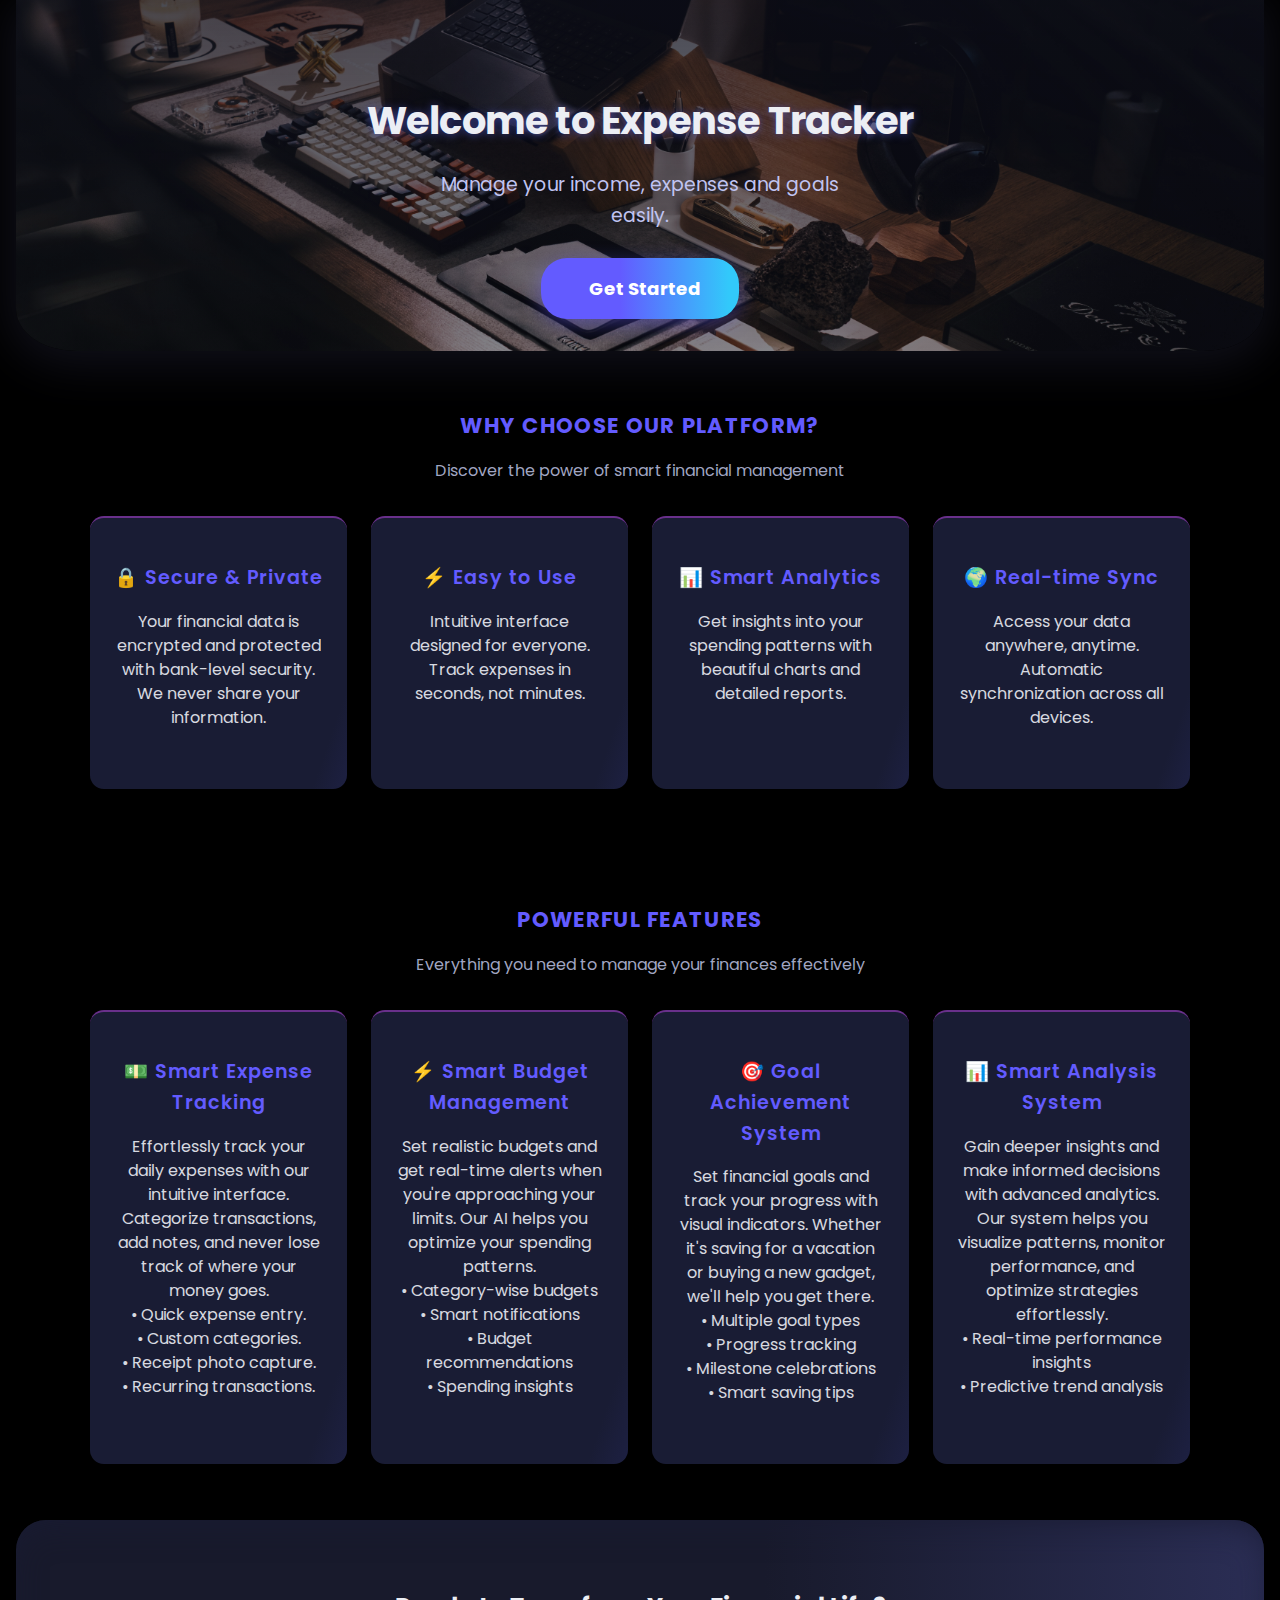
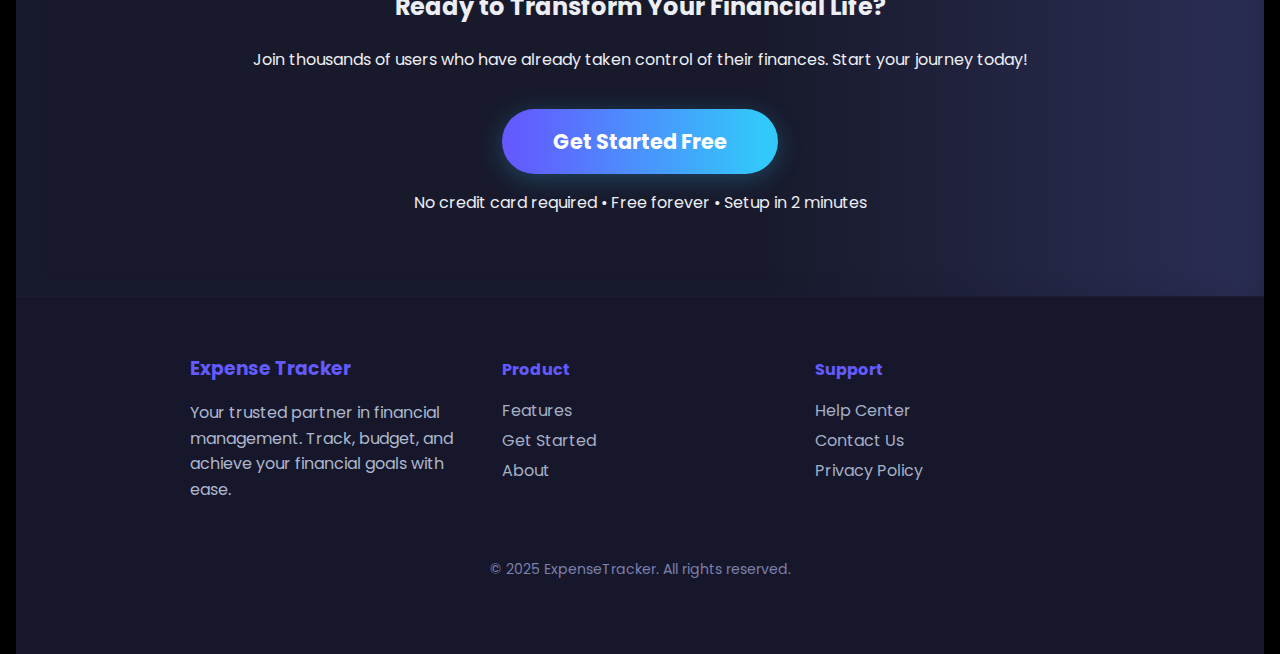
<file: index.html>
<!DOCTYPE html>
<html lang="en">
<head>
  <meta charset="UTF-8" />
  <meta name="viewport" content="width=device-width, initial-scale=1.0" />
  <title>Welcome - Expense Tracker</title>
  <link rel="preconnect" href="https://fonts.googleapis.com">
  <link rel="preconnect" href="https://fonts.gstatic.com" crossorigin>
  <link href="https://fonts.googleapis.com/css2?family=Poppins:wght@400;600&display=swap" rel="stylesheet">
  <link rel="stylesheet" href="css/index.css"/>
</head>
<body class="index-page">
  
  <header class="index-hero">
  <div class="index-overlay">
    <h1>Welcome to Expense Tracker</h1>
    <p>Manage your income, expenses and goals easily.</p>
    <a href="login_register.html" class="hero-btn">
      <i class="fas fa-rocket"></i>
      Get Started 
    </a>
  </div>
</header>

<section class="info-section">
    <h2>Why Choose Our Platform?</h2>
    <p>Discover the power of smart financial management</p>
    <div class="info-cards">
      <div class="card">
        <h3>🔒 Secure & Private</h3>
        <p>Your financial data is encrypted and protected with bank-level security. We never share your information.</p>
      </div>
      <div class="card">
        <h3>⚡ Easy to Use</h3>
        <p>Intuitive interface designed for everyone. Track expenses in seconds, not minutes.</p>
      </div>
      <div class="card">
        <h3>📊 Smart Analytics</h3>
        <p>Get insights into your spending patterns with beautiful charts and detailed reports.</p>
      </div>
      <div class="card">
        <h3>🌍 Real-time Sync</h3>
        <p>Access your data anywhere, anytime. Automatic synchronization across all devices.</p>
      </div>
    </div>
  </section>

<section class="features-section">
    <h2>Powerful Features</h2>
    <p>Everything you need to manage your finances effectively</p>
    <div class="feature-list">
      <div class="feature">
        <h3>💵 Smart Expense Tracking</h3>
        <p>Effortlessly track your daily expenses with our intuitive interface. Categorize transactions, add notes, and never lose track of where your money goes.<br>
            • Quick expense entry.<br>
            • Custom categories.<br>
            • Receipt photo capture.<br>
            • Recurring transactions.
        </p>
      </div>
      <div class="feature">
        <h3>⚡ Smart Budget Management</h3>
        <p>Set realistic budgets and get real-time alerts when you're approaching your limits. Our AI helps you optimize your spending patterns.<br>
            • Category-wise budgets<br>
            • Smart notifications<br>
            • Budget recommendations<br>
            • Spending insights
        </p>
      </div>
      <div class="feature">
        <h3>🎯 Goal Achievement System</h3>
        <p>Set financial goals and track your progress with visual indicators. Whether it's saving for a vacation or buying a new gadget, we'll help you get there.
        <br>
        • Multiple goal types<br>
        • Progress tracking<br>
        • Milestone celebrations<br>
        • Smart saving tips</p>
      </div>
      
      <div class="feature">
        <h3>📊 Smart Analysis System</h3>
        <p>Gain deeper insights and make informed decisions with advanced analytics. Our system helps you visualize patterns, monitor performance, and optimize strategies effortlessly.
        <br>
        • Real-time performance insights<br>
        • Predictive trend analysis<br>
      </div>
    </div>
  </section>

  <section class="cta-section">
    <div class="container">
      <div class="cta-content">
        <h2>Ready to Transform Your Financial Life?</h2>
        <p>Join thousands of users who have already taken control of their finances. Start your journey today!</p>
        <div class="cta-buttons">
          <a href="index.html" class="btn-primary large">
            <i class="fas fa-rocket"></i>
            Get Started Free
          </a>
        </div>
        <p class="cta-note">No credit card required • Free forever • Setup in 2 minutes</p>
      </div>
    </div>
  </section>

  <footer class="footer">
    <div class="footer-container">
      <div class="footer-about">
        <h3>Expense Tracker</h3>
        <p>Your trusted partner in financial management. Track, budget, and achieve your financial goals with ease.</p>
      </div>
      <div class="footer-links">
        <h4>Product</h4>
        <ul>
          <li><a href="index.html">Features</a></li>
          <li><a href="index.html">Get Started</a></li>
          <li><a href="about.html">About</a></li>
        </ul>
      </div>
      <div class="footer-links">
        <h4>Support</h4>
        <ul>
          <li><a href="help.html">Help Center</a></li>
          <li><a href="mailto:jadhavsahil5410@gmail.com">Contact Us</a></li>
          <li><a href="policy.html">Privacy Policy</a></li>
        </ul>
      </div>
    </div>
    <p class="footer-bottom">© 2025 ExpenseTracker. All rights reserved.</p>
  </footer>

</body>
</html>
</file>
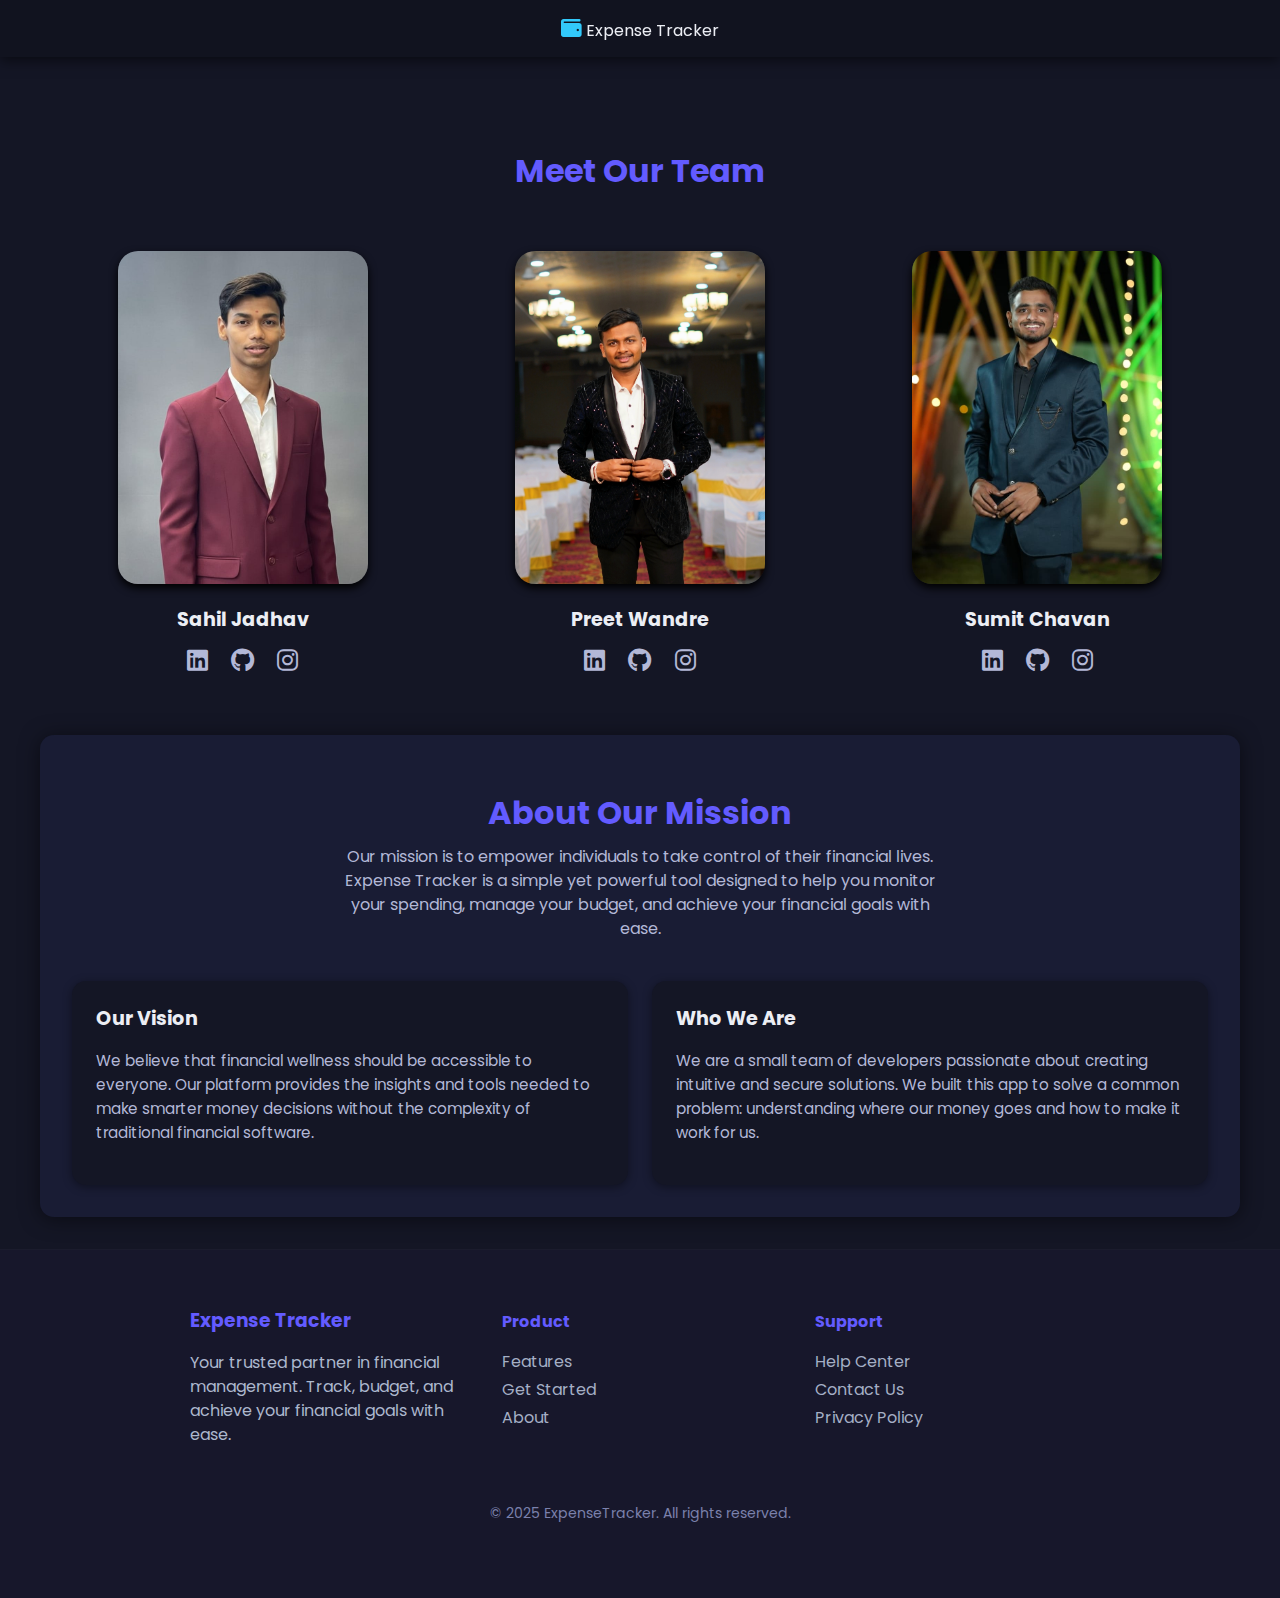
<file: about.html>
<!DOCTYPE html>
<html lang="en">
<head>
  <meta charset="UTF-8" />
  <meta name="viewport" content="width=device-width, initial-scale=1.0" />
  <title>About Us - Expense Tracker</title>
  <link rel="preconnect" href="https://fonts.googleapis.com">
  <link rel="preconnect" href="https://fonts.gstatic.com" crossorigin>
  <link rel="stylesheet" href="https://cdnjs.cloudflare.com/ajax/libs/font-awesome/6.0.0/css/all.min.css">
  <link href="https://fonts.googleapis.com/css2?family=Montserrat:wght@400;700&display=swap" rel="stylesheet">
  <link href="https://fonts.googleapis.com/css2?family=Open+Sans:wght@400;600&display=swap" rel="stylesheet">
  <link href="https://fonts.googleapis.com/css2?family=Poppins:wght@400;600&display=swap" rel="stylesheet">
  <link href="https://fonts.googleapis.com/css2?family=Roboto:wght@400;700&display=swap" rel="stylesheet">
  <link rel="stylesheet" href="https://cdn.jsdelivr.net/npm/bootstrap-icons@1.9.1/font/bootstrap-icons.css">
  <link rel="stylesheet" href="css/about.css" />

</head>
<body class="static-page-body">

  <header class="static-header">
    <a href="index.html" class="static-header-brand">
      <i class="fas fa-wallet"></i>
      <a> Expense Tracker</a>
  </header>


  <div class="static-container">
    <section class="team-section">
      <h2 class="team-title">Meet Our Team</h2>
      <div class="team-grid">

        <div class="team-member">
  <img src="images/ss.jpg" alt="Team Member 1" class="member-photo">
  <h3 class="member-name">Sahil Jadhav</h3>
  <div class="social-links">
    <a href="https://www.linkedin.com/in/sahil-jadhav-620bbb364/" class="social-link"><i class="fab fa-linkedin"></i></a>
    <a href="https://github.com/sahiljadhav" class="social-link"><i class="fab fa-github"></i></a>
    <a href="https://www.instagram.com/saahil7876/" class="social-link"><i class="fab fa-instagram"></i></a>
  </div>
</div>

        <div class="team-member card">
          <img src="images/preet.jpg" alt="Team Member 2" class="member-photo">
          <h3 class="member-name">Preet Wandre</h3>
          <div class="social-links">
            <a href="https://www.linkedin.com/in/preet-wandre-0332072a0/" class="social-link"><i class="fab fa-linkedin"></i></a>
            <a href="https://github.com/preetwandre" class="social-link"><i class="fab fa-github"></i></a>
            <a href="https://www.instagram.com/preetwandre/" class="social-link"><i class="fab fa-instagram"></i></a>
          </div>
        </div>

        <div class="team-member card">
          <img src="images/sumit.jpg" alt="Team Member 3" class="member-photo">
          <h3 class="member-name">Sumit Chavan</h3>
          <div class="social-links">
            <a href="https://www.linkedin.com/in/sumit-chavan-10990b371?utm_source=share&utm_campaign=share_via&utm_content=profile&utm_medium=android_app  " class="social-link"><i class="fab fa-linkedin"></i></a>
            <a href="#" class="social-link"><i class="fab fa-github"></i></a>
            <a href="https://www.instagram.com/_sumit_chavan_08?utm_source=qr&igsh=MW91cnBoMnMwbm12dQ== " class="social-link"><i class="fab fa-instagram"></i></a>
          </div>
        </div>
        
      </div>
    </section>

    <section class="content-section">
      <h1 class="page-title">About Our Mission</h1>
      <p class="page-intro">
        Our mission is to empower individuals to take control of their financial lives. Expense Tracker is a simple yet powerful tool designed to help you monitor your spending, manage your budget, and achieve your financial goals with ease.
      </p>

      <div class="info-grid">
        <div class="info-card card">
          <h3 class="info-title">Our Vision</h3>
          <p>We believe that financial wellness should be accessible to everyone. Our platform provides the insights and tools needed to make smarter money decisions without the complexity of traditional financial software.</p>
        </div>
        <div class="info-card card">
          <h3 class="info-title">Who We Are</h3>
          <p>We are a small team of developers passionate about creating intuitive and secure solutions. We built this app to solve a common problem: understanding where our money goes and how to make it work for us.</p>
        </div>
      </div>
    </section>
  </div>

  <footer class="footer">
    <div class="footer-container">
      <div class="footer-about">
        <h3>Expense Tracker</h3>
        <p>Your trusted partner in financial management. Track, budget, and achieve your financial goals with ease.</p>
      </div>
      <div class="footer-links">
        <h4>Product</h4>
        <ul>
          <li><a href="index.html">Features</a></li>
          <li><a href="index.html">Get Started</a></li>
          <li><a href="about.html">About</a></li>
        </ul>
      </div>
      <div class="footer-links">
        <h4>Support</h4>
        <ul>
          <li><a href="help.html">Help Center</a></li>
          <li><a href="mailto: jadhavsahil5410@gmail.com">Contact Us</a></li>
          <li><a href="policy.html">Privacy Policy</a></li>
        </ul>
      </div>
    </div>
    <p class="footer-bottom">© 2025 ExpenseTracker. All rights reserved.</p>
  </footer>

</body>
</html>
</file>
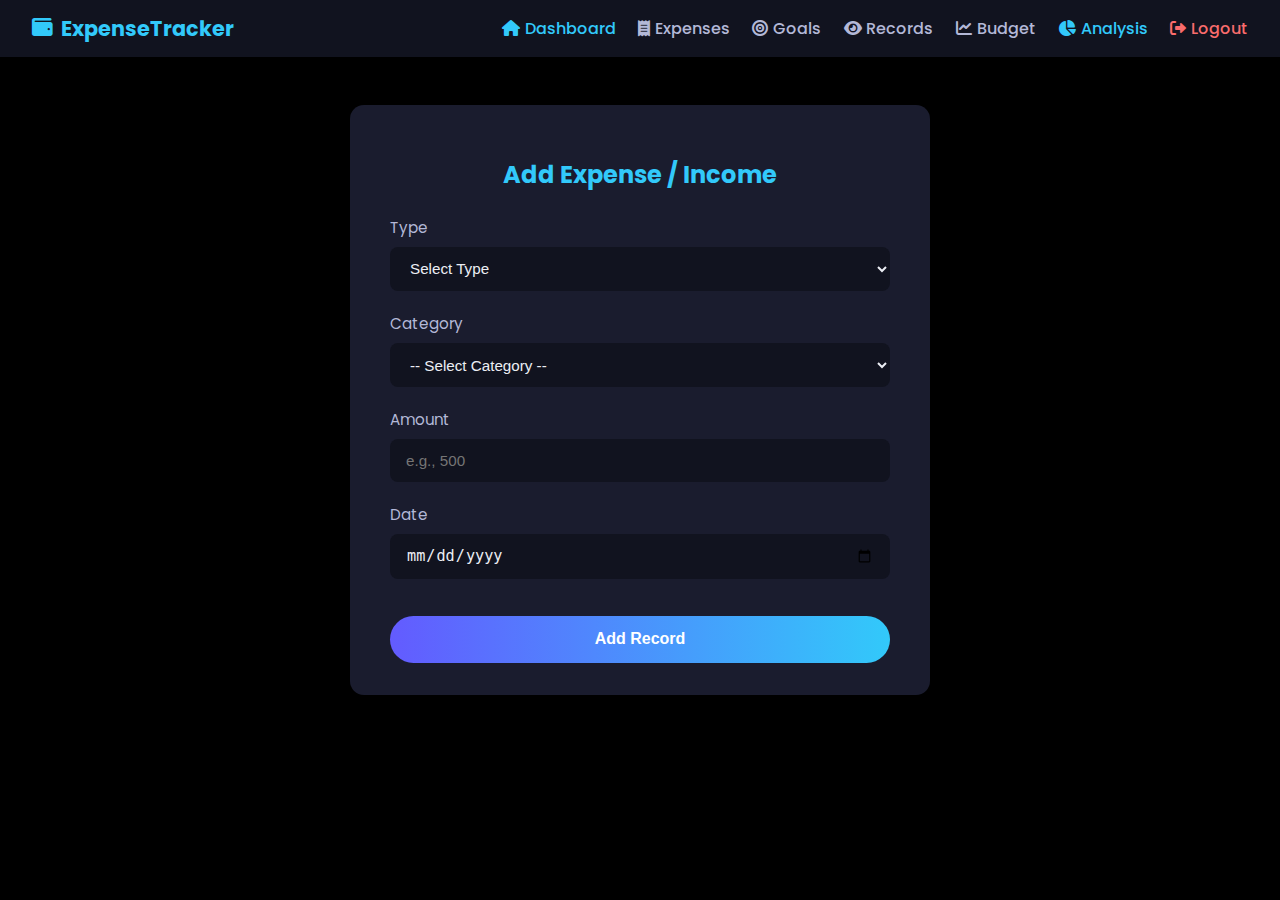
<file: expense.html>
<!DOCTYPE html>
<html lang="en">

<head>
    <meta charset="UTF-8">
    <meta name="viewport" content="width=device-width, initial-scale=1.0">
    <title>Add Expense - Expense Tracker</title>
    <link rel="preconnect" href="https://fonts.googleapis.com">
    <link rel="preconnect" href="https://fonts.gstatic.com" crossorigin>
    <link rel="stylesheet" href="https://cdnjs.cloudflare.com/ajax/libs/font-awesome/6.0.0/css/all.min.css">
    <link href="https://fonts.googleapis.com/css2?family=Poppins:wght@300;400;500;600;700&display=swap" rel="stylesheet">
    <link rel="stylesheet" href="css/expense.css">
    
</head>

<body class="dark-theme">

    <div class="navbar">
        <div class="nav-container">
            <a href="home.php" class="app-nav-logo">
                <i class="fas fa-wallet"></i>
                    <span>ExpenseTracker</span>
            </a>
        <div class="nav-links">
            <a href="home.php" class="nav-links active">
                <i class="fas fa-home"></i>
                    Dashboard
            </a>
            <a href="expense.html" class="nav-links">
                <i class="fas fa-receipt"></i>
                    Expenses
            </a>
            <a href="goal.php" class="nav-links">
                <i class="fas fa-bullseye"></i>
                    Goals
                    </a>
                    <a href="view.php" class="nav-links">
                        <i class="fas fa-eye"></i>
                        Records
                    </a>
                    <a href="budget.php" class="nav-links">
                        <i class="fas fa-chart-line"></i>
                        Budget
                    </a>
                    <a href="analysis.php" class="nav-links active">
                        <i class="fas fa-chart-pie"></i>
                        Analysis
                    </a>
                    <a href="index.html" class="nav-logout">
                        <i class="fas fa-sign-out-alt"></i>
                        Logout
                    </a>
                </div>
            </div>
          </div>


    <div class="dark-container">
        <div class="dark-panel">
            <h2 class="dark-panel-title">Add Expense / Income</h2>
            <form action="expense.php" method="post" class="dark-form">
                <div class="form-group">
                    <label for="type">Type</label>
                    <select id="type" name="type" required>
                        <option value="">Select Type</option>
                        <option value="expense">Expense</option>
                        <option value="income">Income</option>
                    </select>
                </div>

                <div class="form-group">
                    <label for="category">Category</label>
                    <select id="c_id" name="c_id" required>
                        <option value="">-- Select Category --</option>
                    </select>
                </div>

                <div class="form-group">
                    <label for="amount">Amount</label>
                    <input type="number" id="amount" name="amount" placeholder="e.g., 500" required>
                </div>

                <div class="form-group">
                    <label for="date">Date</label>
                    <input type="date" id="date" name="date" required>
                </div>

                <button type="submit" class="dark-btn">Add Record</button>
            </form>
        </div>
    </div>
    
    <script>
        // Categories data
        const categories = {
            income: [
                { id: 1, name: "Salary" },
                { id: 2, name: "Business" },
                { id: 3, name: "Freelance" },
                { id: 4, name: "Interest" },
                { id: 5, name: "Other Income" },
                { id: 6, name: "Savings" },
                { id: 7, name: "Pocket Money" }
            ],
            expense: [
                { id: 9, name: "Food" },
                { id: 10, name: "Transport" },
                { id: 11, name: "Rent" },
                { id: 12, name: "Shopping" },
                { id: 13, name: "Bills" },
                { id: 14, name: "Entertainment" },
                { id: 15, name: "Healthcare" },
                { id: 16, name: "Education" },
                { id: 17, name: "Other Expense" }
            ]
        };

        const typeSelect = document.getElementById('type');
        const catSelect = document.getElementById('c_id');

        typeSelect.addEventListener('change', () => {
            const type = typeSelect.value;
            catSelect.innerHTML = '<option value="">-- Select Category --</option>';
            if (categories[type]) {
                categories[type].forEach(cat => {
                    const option = document.createElement('option');
                    option.value = cat.id;
                    option.textContent = cat.name;
                    catSelect.appendChild(option);
                });
            }
        });
    </script>
</body>

</html>
</file>
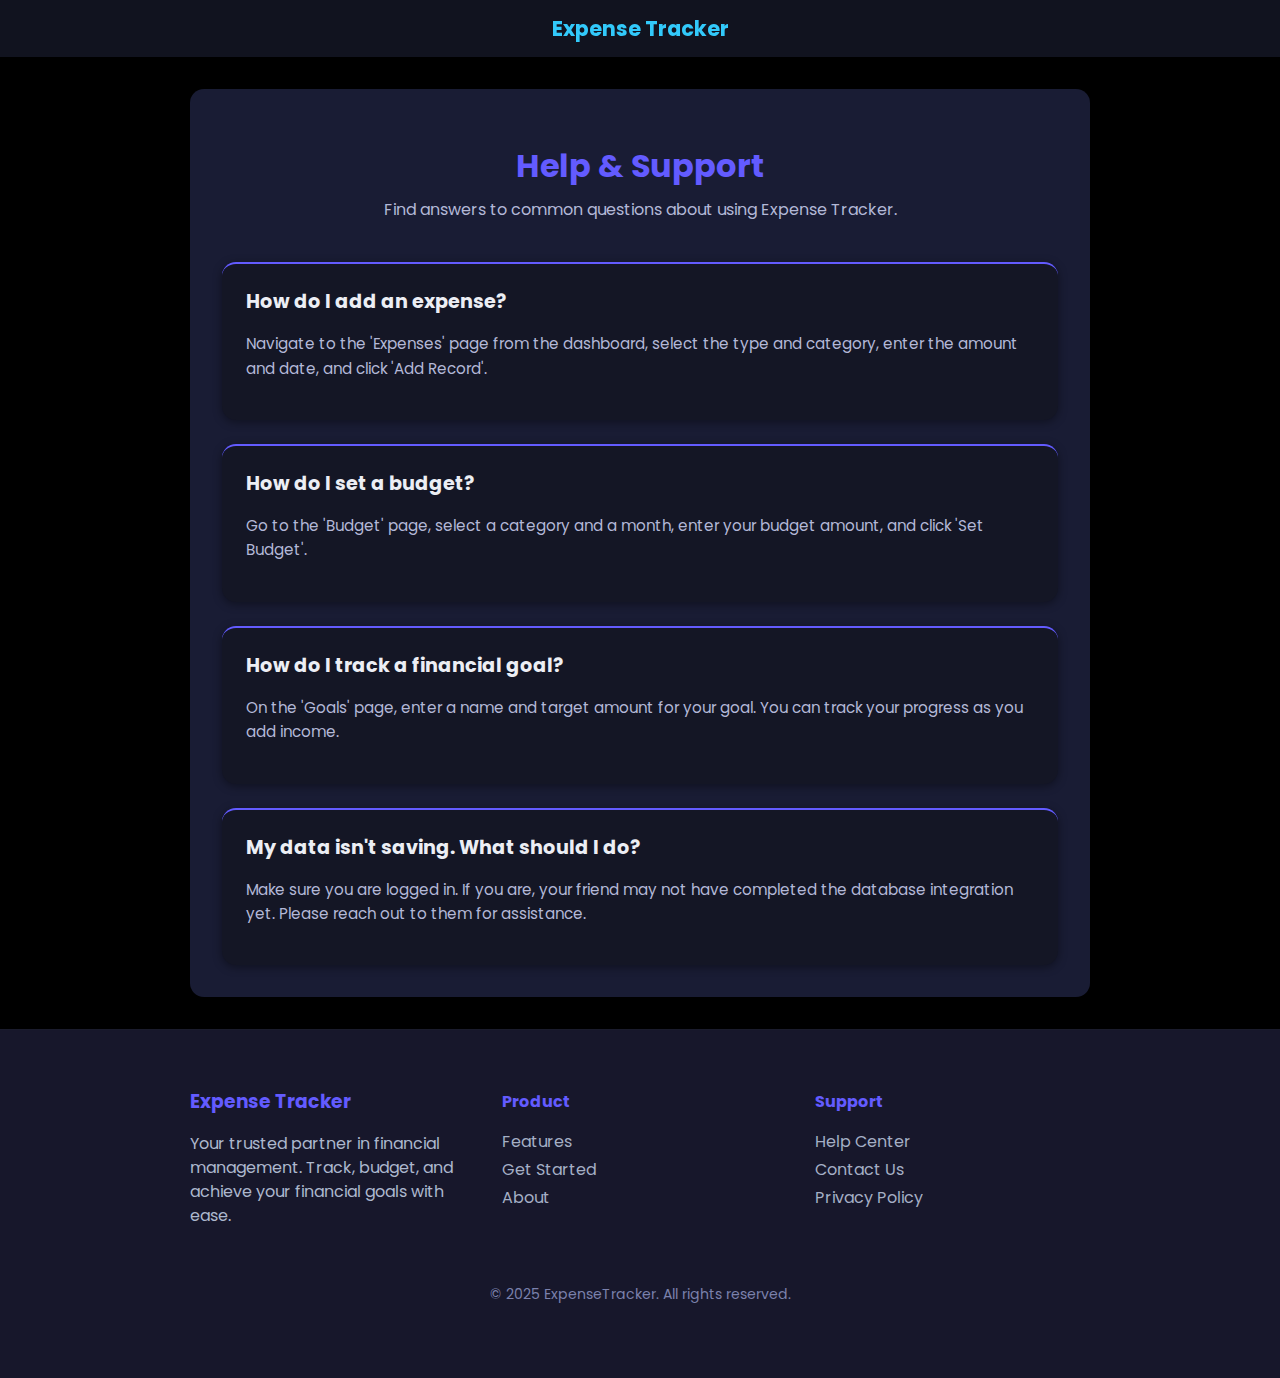
<file: help.html>
<!DOCTYPE html>
<html lang="en">
<head>
  <meta charset="UTF-8" />
  <meta name="viewport" content="width=device-width, initial-scale=1.0" />
  <title>Help - Expense Tracker</title>
  <link rel="preconnect" href="https://fonts.googleapis.com">
  <link rel="preconnect" href="https://fonts.gstatic.com" crossorigin>
  <link href="https://fonts.googleapis.com/css2?family=Poppins:wght@400;600&display=swap" rel="stylesheet">
  <link rel="stylesheet" href="css/help.css" />

</head>
<body class="static-page-body">

  <header class="static-header">
    <a href="index.html" class="static-header-brand">Expense Tracker</a>
  </header>

  <div class="static-container">
    <section class="content-section">
      <h1 class="page-title">Help & Support</h1>
      <p class="page-intro">Find answers to common questions about using Expense Tracker.</p>

      <div class="faq-list">
        <div class="faq-item card">
          <h3 class="faq-question">How do I add an expense?</h3>
          <p class="faq-answer">Navigate to the 'Expenses' page from the dashboard, select the type and category, enter the amount and date, and click 'Add Record'.</p>
        </div>
        <div class="faq-item card">
          <h3 class="faq-question">How do I set a budget?</h3>
          <p class="faq-answer">Go to the 'Budget' page, select a category and a month, enter your budget amount, and click 'Set Budget'.</p>
        </div>
        <div class="faq-item card">
          <h3 class="faq-question">How do I track a financial goal?</h3>
          <p class="faq-answer">On the 'Goals' page, enter a name and target amount for your goal. You can track your progress as you add income.</p>
        </div>
        <div class="faq-item card">
          <h3 class="faq-question">My data isn't saving. What should I do?</h3>
          <p class="faq-answer">Make sure you are logged in. If you are, your friend may not have completed the database integration yet. Please reach out to them for assistance.</p>
        </div>
      </div>
    </section>
  </div>

  <footer class="footer">
    <div class="footer-container">
      <div class="footer-about">
        <h3>Expense Tracker</h3>
        <p>Your trusted partner in financial management. Track, budget, and achieve your financial goals with ease.</p>
      </div>
      <div class="footer-links">
        <h4>Product</h4>
        <ul>
          <li><a href="#">Features</a></li>
          <li><a href="#">Get Started</a></li>
          <li><a href="about.html">About</a></li>
        </ul>
      </div>
      <div class="footer-links">
        <h4>Support</h4>
        <ul>
          <li><a href="help.html">Help Center</a></li>
          <li><a href="mailto: jadhavsahil5410@gmail.com">Contact Us</a></li>
          <li><a href="policy.html">Privacy Policy</a></li>
        </ul>
      </div>
    </div>
    <p class="footer-bottom">© 2025 ExpenseTracker. All rights reserved.</p>
  </footer>

</body>
</html>
</file>
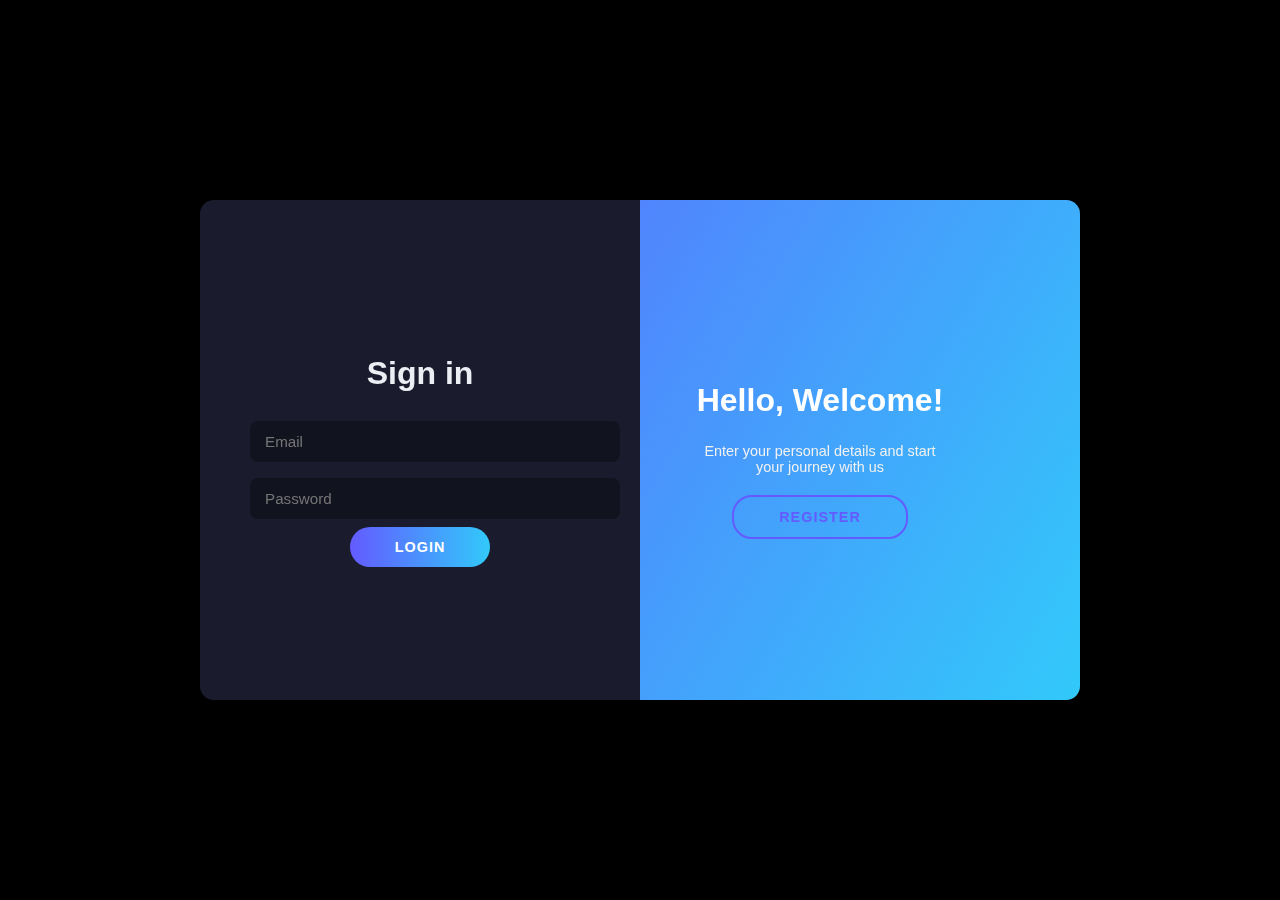
<file: login_register.html>
<!DOCTYPE html>
<html lang="en">
<head>
  <meta charset="UTF-8" />
  <meta name="viewport" content="width=device-width, initial-scale=1.0" />
  <title>Login / Register</title>
  <link rel="preconnect" href="https://fonts.googleapis.com">
  <link rel="preconnect" href="https://fonts.gstatic.com" crossorigin>
  <link rel="stylesheet" href="css/login_register.css" />
</head>
<body class="login-register-page">
  <div class="container" id="container">
    <!-- REGISTER FORM -->
    <div class="form-container sign-up-container">
      <form action="register.php" method="post">
        <h1>Create Account</h1>
        <input type="text" name="name" placeholder="Name" required />
        <input type="email" name="email" placeholder="Email" required />
        <input type="password" name="password" placeholder="Password" required />
        <button>Register</button>
      </form>
    </div>

    <!-- LOGIN FORM -->
    <div class="form-container sign-in-container">
      <form action="login.php" method="post">
        <h1>Sign in</h1>
        <input type="email" name="email" placeholder="Email" required />
        <input type="password" name="password" placeholder="Password" required />
        <button>Login</button>
      </form>
    </div>

    <!-- Animated overlay -->
    <div class="overlay-container">
      <div class="overlay">
        <div class="overlay-panel overlay-left">
          <h1>Welcome Back!</h1>
          <p>To keep connected with us please login with your personal info</p>
          <button class="ghost" id="signIn">Login</button>
        </div>
        <div class="overlay-panel overlay-right">
          <h1>Hello, Welcome!</h1>
          <p>Enter your personal details and start your journey with us</p>
          <button class="ghost" id="signUp">Register</button>
        </div>
      </div>
    </div>
  </div>

  <script>
    const signUpButton = document.getElementById('signUp');
    const signInButton = document.getElementById('signIn');
    const container = document.getElementById('container');

    signUpButton.addEventListener('click', () => container.classList.add('right-panel-active'));
    signInButton.addEventListener('click', () => container.classList.remove('right-panel-active'));
  </script>
</body>
</html>
</file>
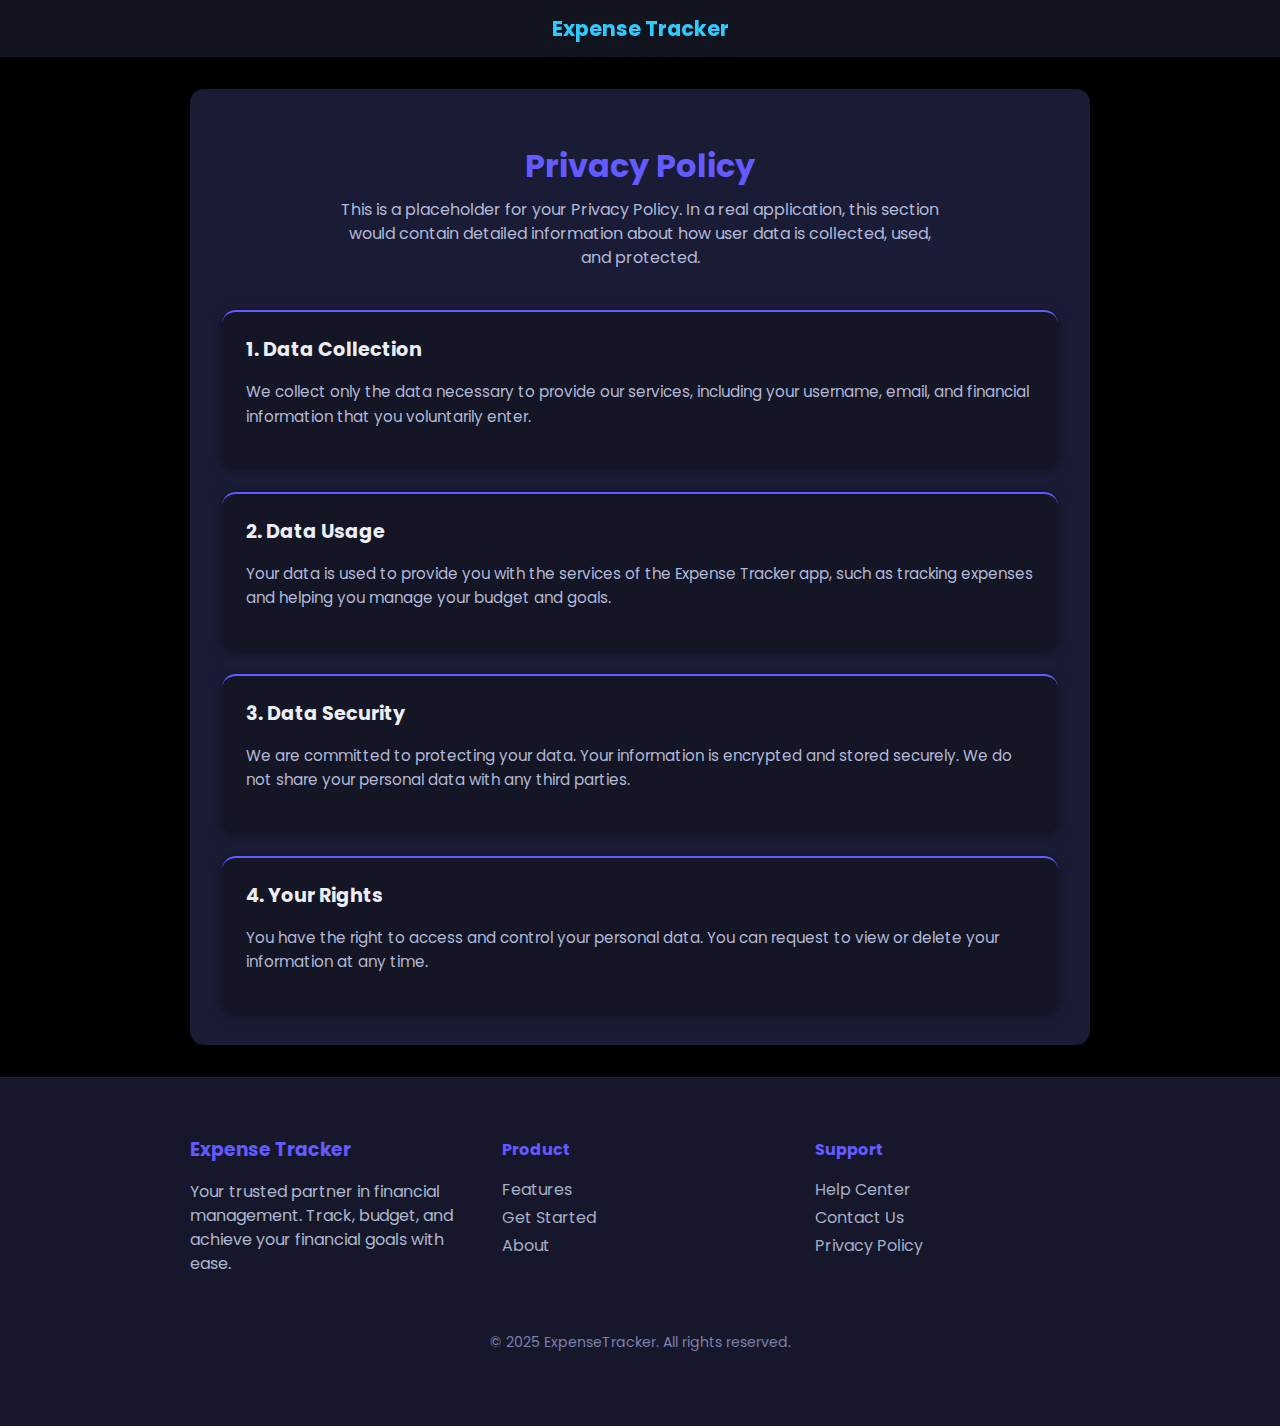
<file: policy.html>
<!DOCTYPE html>
<html lang="en">
<head>
  <meta charset="UTF-8" />
  <meta name="viewport" content="width=device-width, initial-scale=1.0" />
  <title>Privacy Policy - Expense Tracker</title>
  <link rel="preconnect" href="https://fonts.googleapis.com">
  <link rel="preconnect" href="https://fonts.gstatic.com" crossorigin>
  <link href="https://fonts.googleapis.com/css2?family=Poppins:wght@400;600&display=swap" rel="stylesheet">
  <link rel="stylesheet" href="css/policy.css" />
 
</head>
<body class="static-page-body">

  <header class="static-header">
    <a href="index.html" class="static-header-brand">Expense Tracker</a>
  </header>

  <div class="static-container">
    <section class="content-section">
      <h1 class="page-title">Privacy Policy</h1>
      <p class="page-intro">
        This is a placeholder for your Privacy Policy. In a real application, this section would contain detailed information about how user data is collected, used, and protected.
      </p>

      <div class="policy-sections">
        <div class="policy-item">
          <h3 class="policy-title">1. Data Collection</h3>
          <p>We collect only the data necessary to provide our services, including your username, email, and financial information that you voluntarily enter.</p>
        </div>
        <div class="policy-item">
          <h3 class="policy-title">2. Data Usage</h3>
          <p>Your data is used to provide you with the services of the Expense Tracker app, such as tracking expenses and helping you manage your budget and goals.</p>
        </div>
        <div class="policy-item">
          <h3 class="policy-title">3. Data Security</h3>
          <p>We are committed to protecting your data. Your information is encrypted and stored securely. We do not share your personal data with any third parties.</p>
        </div>
        <div class="policy-item">
          <h3 class="policy-title">4. Your Rights</h3>
          <p>You have the right to access and control your personal data. You can request to view or delete your information at any time.</p>
        </div>
      </div>
    </section>
  </div>

  <footer class="footer">
    <div class="footer-container">
      <div class="footer-about">
        <h3>Expense Tracker</h3>
        <p>Your trusted partner in financial management. Track, budget, and achieve your financial goals with ease.</p>
      </div>
      <div class="footer-links">
        <h4>Product</h4>
        <ul>
          <li><a href="index.html">Features</a></li>
          <li><a href="index.html">Get Started</a></li>
          <li><a href="about.html">About</a></li>
        </ul>
      </div>
      <div class="footer-links">
        <h4>Support</h4>
        <ul>
          <li><a href="help.html">Help Center</a></li>
          <li><a href="mailto: jadhavsahil5410@gmail.com">Contact Us</a></li>
          <li><a href="policy.html">Privacy Policy</a></li>
        </ul>
      </div>
    </div>
    <p class="footer-bottom">© 2025 ExpenseTracker. All rights reserved.</p>
  </footer>

</body>
</html>
</file>
<file: css/index.css>
:root {
  --bg-color: #000000;
  --text-color-primary: #ECEEF4;
  --text-color-secondary: #b3b8d7;
  --text-color-muted: #7B81AC;
  --accent-color-start: #635BFF;
  --accent-color-end: #32C9FA;
  --card-bg-gradient-start: #191C34;
  --card-bg-gradient-end: #1D2042;
  --card-border-color: #69308b;
  --shadow-light: rgba(50, 201, 250, 0.25);
  --shadow-dark: rgba(0, 0, 0, 0.5);
  --font-family-base: 'Poppins', sans-serif;
  --border-radius-base: 14px;
  --transition-duration: 0.25s;
  --font-weight-bold: 700;
  --font-weight-semibold: 600;
  --font-size-base: 1rem;
  --font-size-lg: 1.2rem;
  --font-size-xl: 1.33rem;
}

body.index-page {
  background: var(--bg-color);
  color: var(--text-color-primary);
  font-family: var(--font-family-base);
  margin: 0;
  padding: 0 1rem;
  min-height: 100vh;
  line-height: 1.6;
  letter-spacing: 0;
}

header.index-hero {
  background: 
  linear-gradient(rgba(13, 14, 27, 0.75), rgba(13, 14, 27, 0.5)),
  url('../images/index.jpg') no-repeat center center / cover; /* new background image */
   /* existing gradient */
  padding: 4rem 1.5rem 2rem;
  text-align: center;
  border-radius: 0 0 60px 60px / 12%;
  box-shadow: 0 8px 48px 6px #10101A;
  color: inherit;
}


header.index-hero .index-overlay {
  max-width: 620px;
  margin: 0 auto;
}

header.index-hero h1 {
  color: var(--text-color-primary);
  font-weight: var(--font-weight-bold);
  font-size: 2.4rem;
  margin-bottom: 1.2rem;
  letter-spacing: -0.8px;
  text-shadow: 0 1px 8px rgba(79, 90, 218, 0.6);
}

header.index-hero p {
  font-size: 1.18rem;
  margin-bottom: 1.7rem;
  color: #c0c4f2;
  max-width: 450px;
  margin-left: auto;
  margin-right: auto;
}

header.index-hero a.hero-btn {
  background: linear-gradient(90deg, var(--accent-color-start) 40%, var(--accent-color-end) 95%);
  color: #fff;
  padding: 1rem 2.4rem;
  font-weight: var(--font-weight-bold);
  font-size: 1.14rem;
  border-radius: 26px;
  box-shadow: 0 5px 20px rgba(99, 91, 255, 0.4);
  text-decoration: none;
  display: inline-flex;
  align-items: center;
  gap: 0.6rem;
  transition: background var(--transition-duration) ease, box-shadow 0.25s ease, transform 0.15s ease;
  cursor: pointer;
}

header.index-hero a.hero-btn:hover {
  background: linear-gradient(90deg, var(--accent-color-end) 10%, var(--accent-color-start) 90%);
  box-shadow: 0 8px 30px var(--shadow-light);
  transform: translateY(-2px) scale(1.02);
}

/* Sections and text */
section.info-section,
section.features-section {
  padding: 2.5rem 0 3.5rem;
  max-width: 1100px;
  margin: 0 auto;
  text-align: center;
}

.info-section h2,
.features-section h2 {
  color: var(--accent-color-start);
  font-weight: var(--font-weight-bold);
  font-size: var(--font-size-xl);
  letter-spacing: 1.3px;
  text-transform: uppercase;
  margin-bottom: 1rem;
}

.info-section p,
.features-section p {
  color: var(--text-color-secondary);
  opacity: 0.9;
  font-size: var(--font-size-base);
  max-width: 700px;
  margin: 0.6rem auto 2.1rem auto;
  line-height: 1.5;
}

.info-cards,
.feature-list {
  display: grid;
  grid-template-columns: repeat(auto-fit, minmax(230px, 1fr));
  gap: 1.5rem;
}

.card,
.feature {
  background: linear-gradient(109deg, var(--card-bg-gradient-start) 90%, var(--card-bg-gradient-end) 100%);
  border-radius: var(--border-radius-base);
  padding: 1.6rem 1.5rem 1.6rem;
  box-shadow: 0 2px 20px var(--shadow-dark);
  transition: transform var(--transition-duration) ease, box-shadow 0.2s ease;
  cursor: default;
  border-top: 2px solid var(--card-border-color);
}

.card:hover,
.feature:hover {
  transform: translateY(-4px);
  box-shadow: 0 8px 30px var(--shadow-light);
}

.card h3,
.feature h3 {
  color: var(--accent-color-start);
  margin-bottom: 1rem;
  font-size: var(--font-size-lg);
  font-weight: var(--font-weight-semibold);
  letter-spacing: 1px;
}

.card p,
.feature p {
  color: var(--text-color-primary);
  font-size: var(--font-size-base);
  line-height: 1.5;
  opacity: 0.9;
}

/* Call to action */
section.cta-section {
  background: linear-gradient(90deg, #181A2C 60%, #2b2e55 100%);
  padding: 3rem 1rem 4rem;
  text-align: center;
  border-radius: 30px 30px 0 0;
  box-shadow: inset 0 9px 36px -10px #191B33;
  color: var(--text-color-primary);
}

.cta-buttons .btn-primary {
  background: linear-gradient(90deg, var(--accent-color-start) 5%, var(--accent-color-end) 95%);
  color: white;
  padding: 1rem 3.2rem;
  font-size: 1.3rem;
  font-weight: var(--font-weight-bold);
  border-radius: 36px;
  box-shadow: 0 5px 25px var(--shadow-light);
  text-decoration: none;
  display: inline-block;
  margin-top: 1.3rem;
  transition: background var(--transition-duration) ease, box-shadow 0.22s ease, transform 0.15s ease;
}

.cta-buttons .btn-primary:hover {
  background: linear-gradient(90deg, var(--accent-color-end) 10%, var(--accent-color-start) 90%);
  box-shadow: 0 10px 35px var(--accent-color-start);
  transform: translateY(-2px) scale(1.03);
}

/* Footer */
footer.footer {
  background: #17172B;
  padding: 2.4rem 1rem 3.7rem;
  color: #ADB8CE;
  font-size: 1rem;
  border-top: 1px solid #1B1C2D;
  text-align: center;
}

.footer-container {
  max-width: 900px;
  margin: 0 auto 1rem auto;
  display: flex;
  flex-wrap: wrap;
  justify-content: space-between;
  gap: 2.3rem;
}

.footer-about,
.footer-links {
  flex: 1 1 272px;
  margin-bottom: 0.5rem;
  text-align: left;
}

.footer-about h3,
.footer-links h4 {
  color: var(--accent-color-start);
  margin-bottom: 1rem;
  font-weight: var(--font-weight-bold);
}

.footer-links ul {
  list-style: none;
  padding: 0;
  margin: 0;
}

.footer-links ul li a {
  color: #ADB8CE;
  text-decoration: none;
  display: block;
  margin-bottom: 0.26rem;
  opacity: 0.95;
  transition: opacity 0.18s ease, color 0.2s ease;
}

.footer-links ul li a:hover {
  opacity: 1;
  color: var(--accent-color-end);
  text-decoration: underline;
}

.footer-bottom {
  margin-top: 2rem;
  font-size: 0.88rem;
  color: var(--text-color-muted);
}

/* Scrollbar */
::-webkit-scrollbar {
  width: 8px;
  background: #1a1c33;
}

::-webkit-scrollbar-thumb {
  background: #23254D;
  border-radius: 8px;
}

/* Accessibility: Focus outline */
a:focus, button:focus, .btn-primary:focus, .hero-btn:focus {
  outline: 3px solid var(--accent-color-end);
  outline-offset: 2px;
  outline-style: auto;
}

/* Mobile */
@media (max-width: 720px) {
  header.index-hero {
    padding: 2.4rem 0.6rem 1.2rem;
    border-radius: 0 0 22px 22px / 11%;
  }
  section.info-section, section.features-section {
    padding: 1.1rem 0 2rem;
  }
  .info-cards, .feature-list {
    grid-template-columns: 1fr;
  }
  footer.footer {
    padding: 1.5rem 0.5rem 2rem;
  }
  .footer-container {
    flex-direction: column;
    gap: 0.7rem;
  }
}
</file>
<file: css/about.css>
/*
 * =========================================================
 * Expense Tracker: About Page Styles
 *
 * This file contains styles specific to the About Us page,
 * consistent with the dark theme and modern design.
 * =========================================================
*/

:root {
  --bg-color: #000000;
  --text-color-primary: #ECEEF4;
  --text-color-secondary: #b3b8d7;
  --text-color-muted: #7B81AC;
  --accent-color-start: #635BFF;
  --accent-color-end: #32C9FA;
  --card-bg-gradient-start: #191C34;
  --card-bg-gradient-end: #1D2042;
  --card-border-color: #69308b;
  --shadow-light: rgba(50, 201, 250, 0.25);
  --shadow-dark: rgba(0, 0, 0, 0.5);
  --font-family-base: 'Poppins', sans-serif;
  --border-radius-base: 14px;
  --transition-duration: 0.25s;
  --font-weight-bold: 700;
  --font-weight-semibold: 600;
  --font-size-base: 1rem;
  --font-size-lg: 1.2rem;
  --font-size-xl: 1.33rem;
  --income-color: #3ECF8E;
  --expense-color: #FF5C5C;
}

body.static-page-body {
    background: #141625;
    color: var(--text-color-primary);
    font-family: var(--font-family-base);
    margin: 0;
    padding: 0;
    line-height: 1.5;
}

/* --- Simple Header --- */
.static-header {
  background: #11131f;
  padding: 0.8rem 2rem;
  box-shadow: 0 4px 12px var(--shadow-dark);
  position: sticky;
  top: 0;
  z-index: 1000;
  text-align: center;
}
.static-header-brand {
  font-size: 1.3rem;
  font-weight: bold;
  color: var(--accent-color-end);
  text-decoration: none;
}

/* --- Main Content Container & Sections --- */
.static-container {
  max-width: 1200px;
  margin: 2rem auto;
  padding: 0 1rem;
}
.content-section {
  background: var(--card-bg-gradient-start);
  border-radius: var(--border-radius-base);
  padding: 2rem;
  box-shadow: 0 2px 20px var(--shadow-dark);
}
.page-title {
  text-align: center;
  font-size: 2rem;
  font-weight: var(--font-weight-bold);
  color: var(--accent-color-start);
  margin-bottom: 0.5rem;
}
.page-intro {
  text-align: center;
  font-size: 1rem;
  color: var(--text-color-secondary);
  max-width: 600px;
  margin: 0 auto 2.5rem;
}

/* --- About Page Grid --- */
.info-grid {
  display: grid;
  grid-template-columns: repeat(auto-fit, minmax(280px, 1fr));
  gap: 1.5rem;
}
.info-card {
  background: #141625;
  padding: 1.5rem;
  border-radius: var(--border-radius-base);
  box-shadow: 0 2px 10px rgba(0,0,0,0.4);
}
.info-card h3 {
  font-size: 1.2rem;
  color: var(--text-color-primary);
  margin-top: 0;
  margin-bottom: 10px;
}
.info-card p {
  font-size: 0.95rem;
  color: var(--text-color-secondary);
  line-height: 1.6;
}

/* --- Team Section --- */
.team-section {
  padding: 2rem 1rem;
}
.team-title {
  text-align: center;
  font-size: 2rem;
  font-weight: var(--font-weight-bold);
  color: var(--accent-color-start);
  margin-bottom: 2rem;
}
.team-grid {
  display: grid;
  grid-template-columns: repeat(auto-fit, minmax(250px, 1fr));
  gap: 1.5rem;
}
.team-member {
  text-align: center;
  padding: 1.5rem;
}
.member-photo {
  width: 250px;
    height: 333px;
    border: transparent;
    border-radius: 20px;
    object-fit: cover;
    margin-bottom: 15px;
    box-shadow: 0 4px 8px rgba(0, 0, 0, 1);
}

.member-name {
  font-size: 1.2rem;
  color: var(#ffffff);
  margin: 0 0 0.5rem;
}
.social-links {
  margin-top: 0.5rem;
}
.social-links a {
  font-size: 1.5rem;
  color: var(--text-color-secondary);
  margin: 0 0.6rem;
  transition: color var(--transition-duration) ease;
}
.social-links a:hover {
  color: var(--accent-color-end);
}

/* --- Footer --- */
footer.footer {
  background: #17172B;
  padding: 2.4rem 1rem 3.7rem;
  color: #ADB8CE;
  font-size: 1rem;
  border-top: 1px solid #1B1C2D;
  text-align: center;
}

.footer-container {
  max-width: 900px;
  margin: 0 auto 1rem auto;
  display: flex;
  flex-wrap: wrap;
  justify-content: space-between;
  gap: 2.3rem;
}

.footer-about,
.footer-links {
  flex: 1 1 272px;
  margin-bottom: 0.5rem;
  text-align: left;
}

.footer-about h3,
.footer-links h4 {
  color: var(--accent-color-start);
  margin-bottom: 1rem;
  font-weight: var(--font-weight-bold);
}

.footer-links ul {
  list-style: none;
  padding: 0;
  margin: 0;
}

.footer-links ul li a {
  color: #ADB8CE;
  text-decoration: none;
  display: block;
  margin-bottom: 0.26rem;
  opacity: 0.95;
  transition: opacity 0.18s ease, color 0.2s ease;
}

.footer-links ul li a:hover {
  opacity: 1;
  color: var(--accent-color-end);
  text-decoration: underline;
}

.footer-bottom {
  margin-top: 2rem;
  font-size: 0.88rem;
  color: var(--text-color-muted);
}

/* --- Utilities --- */
.text-center { 
  text-align: center; 
}
.mb-30 { 
  margin-bottom: 30px; 
}
</file>
<file: css/expense.css>
/* ================================
   Expense Page - Add Expense/Income
   Consistent theme with home.css
   ================================ */

:root {
  --bg-color: #000000;
  --text-color-primary: #ECEEF4;
  --text-color-secondary: #b3b8d7;
  --text-color-muted: #7B81AC;
  --accent-color-start: #635BFF;
  --accent-color-end: #32C9FA;
  --card-bg: #1a1c2e;
  --shadow-light: rgba(50, 201, 250, 0.25);
  --shadow-dark: rgba(0, 0, 0, 0.6);
  --font-family-base: 'Poppins', sans-serif;
  --border-radius-base: 14px;
  --transition-duration: 0.3s;
}

body.dark-theme {
  background: var(--bg-color);
  color: var(--text-color-primary);
  font-family: var(--font-family-base);
  margin: 0;
  padding: 0;
}

/* Navbar (same as home) */
.navbar {
  background: #11131f;
  padding: 0.8rem 2rem;
  box-shadow: 0 4px 12px var(--shadow-dark);
  position: sticky;
  top: 0;
  z-index: 1000;
}

.nav-container {
  display: flex;
  align-items: center;
  justify-content: space-between;
}

.app-nav-logo {
  font-size: 1.3rem;
  font-weight: bold;
  color: var(--accent-color-end);
  text-decoration: none;
  display: flex;
  align-items: center;
  gap: 0.5rem;
}

.nav-links {
  display: flex;
  align-items: center;
  gap: 1.4rem;
}

.nav-links a {
  color: var(--text-color-secondary);
  text-decoration: none;
  font-weight: 500;
  transition: color var(--transition-duration) ease;
  display: flex;
  align-items: center;
  gap: 0.3rem;
}

.nav-links a:hover,
.nav-links a.active {
  color: var(--accent-color-end);
}

.nav-logout {
  color: #f96c6c !important;
  font-weight: 600;
}

/* Main form container */
.dark-container {
  display: flex;
  align-items: center;
  justify-content: center;
  padding: 3rem 1rem;
}

.dark-panel {
  background: var(--card-bg);
  border-radius: var(--border-radius-base);
  padding: 2rem 2.5rem;
  box-shadow: 0 6px 20px var(--shadow-dark);
  width: 100%;
  max-width: 500px;
}

.dark-panel-title {
  font-size: 1.5rem;
  font-weight: bold;
  color: var(--accent-color-end);
  text-align: center;
  margin-bottom: 1.5rem;
}

/* Form styling */
.dark-form .form-group {
  margin-bottom: 1.3rem;
  display: flex;
  flex-direction: column;
}

.dark-form label {
  margin-bottom: 0.5rem;
  font-size: 0.95rem;
  color: var(--text-color-secondary);
}

.dark-form input,
.dark-form select {
  padding: 0.8rem 1rem;
  border-radius: 8px;
  border: none;
  background: #11131f;
  color: var(--text-color-primary);
  font-size: 0.95rem;
  transition: border var(--transition-duration) ease, outline var(--transition-duration) ease;
}

.dark-form input:focus,
.dark-form select:focus {
  outline: 2px solid var(--accent-color-end);
}

/* Button */
.dark-btn {
  background: linear-gradient(90deg, var(--accent-color-start), var(--accent-color-end));
  color: #fff;
  padding: 0.9rem 1.5rem;
  font-size: 1rem;
  font-weight: 600;
  border: none;
  border-radius: 30px;
  cursor: pointer;
  transition: transform var(--transition-duration) ease, box-shadow 0.2s ease;
  width: 100%;
  margin-top: 1rem;
}

.dark-btn:hover {
  transform: translateY(-2px);
  box-shadow: 0 6px 20px var(--shadow-light);
}

/* Responsive */
@media (max-width: 720px) {
  .dark-panel {
    padding: 1.5rem;
  }
}
</file>
<file: css/help.css>
/*
 * =========================================================
 * Expense Tracker: Help Page Styles
 *
 * This file contains styles for the help page,
 * consistent with the dark theme and modern design.
 * =========================================================
*/

:root {
  --bg-color: #000000;
  --text-color-primary: #ECEEF4;
  --text-color-secondary: #b3b8d7;
  --text-color-muted: #7B81AC;
  --accent-color-start: #635BFF;
  --accent-color-end: #32C9FA;
  --card-bg-gradient-start: #191C34;
  --card-bg-gradient-end: #1D2042;
  --card-border-color: #69308b;
  --shadow-light: rgba(50, 201, 250, 0.25);
  --shadow-dark: rgba(0, 0, 0, 0.5);
  --font-family-base: 'Poppins', sans-serif;
  --border-radius-base: 14px;
  --transition-duration: 0.25s;
  --font-weight-bold: 700;
  --font-weight-semibold: 600;
  --font-size-base: 1rem;
  --font-size-lg: 1.2rem;
  --font-size-xl: 1.33rem;
  --income-color: #3ECF8E;
  --expense-color: #FF5C5C;
}

body.static-page-body {
    background: var(--bg-color);
    color: var(--text-color-primary);
    font-family: var(--font-family-base);
    margin: 0;
    padding: 0;
    line-height: 1.5;
}

/* --- Simple Header --- */
.static-header {
  background: #11131f;
  padding: 0.8rem 2rem;
  box-shadow: 0 4px 12px var(--shadow-dark);
  position: sticky;
  top: 0;
  z-index: 1000;
  text-align: center;
}
.static-header-brand {
  font-size: 1.3rem;
  font-weight: bold;
  color: var(--accent-color-end);
  text-decoration: none;
}

/* --- Main Content Container & Sections --- */
.static-container {
  max-width: 900px;
  margin: 2rem auto;
  padding: 0 1rem;
}
.content-section {
  background: var(--card-bg-gradient-start);
  border-radius: var(--border-radius-base);
  padding: 2rem;
  box-shadow: 0 2px 20px var(--shadow-dark);
}
.page-title {
  text-align: center;
  font-size: 2rem;
  font-weight: var(--font-weight-bold);
  color: var(--accent-color-start);
  margin-bottom: 0.5rem;
}
.page-intro {
  text-align: center;
  font-size: 1rem;
  color: var(--text-color-secondary);
  max-width: 600px;
  margin: 0 auto 2.5rem;
}

/* --- Help Page (FAQ) --- */
.faq-list {
  display: grid;
  gap: 1.5rem;
}
.faq-item {
  background: #141625;
  padding: 1.5rem;
  border-radius: var(--border-radius-base);
  box-shadow: 0 2px 10px rgba(0,0,0,0.4);
  border-top: 2px solid var(--accent-color-start);
}
.faq-question {
  font-size: 1.2rem;
  color: var(--text-color-primary);
  margin-top: 0;
  margin-bottom: 0.5rem;
}
.faq-answer {
  color: var(--text-color-secondary);
  font-size: 0.95rem;
  line-height: 1.6;
}

/* --- Footer --- */
footer.footer {
  background: #17172B;
  padding: 2.4rem 1rem 3.7rem;
  color: #ADB8CE;
  font-size: 1rem;
  border-top: 1px solid #1B1C2D;
  text-align: center;
}

.footer-container {
  max-width: 900px;
  margin: 0 auto 1rem auto;
  display: flex;
  flex-wrap: wrap;
  justify-content: space-between;
  gap: 2.3rem;
}

.footer-about,
.footer-links {
  flex: 1 1 272px;
  margin-bottom: 0.5rem;
  text-align: left;
}

.footer-about h3,
.footer-links h4 {
  color: var(--accent-color-start);
  margin-bottom: 1rem;
  font-weight: var(--font-weight-bold);
}

.footer-links ul {
  list-style: none;
  padding: 0;
  margin: 0;
}

.footer-links ul li a {
  color: #ADB8CE;
  text-decoration: none;
  display: block;
  margin-bottom: 0.26rem;
  opacity: 0.95;
  transition: opacity 0.18s ease, color 0.2s ease;
}

.footer-links ul li a:hover {
  opacity: 1;
  color: var(--accent-color-end);
  text-decoration: underline;
}

.footer-bottom {
  margin-top: 2rem;
  font-size: 0.88rem;
  color: var(--text-color-muted);
}
</file>
<file: css/login_register.css>
/* ================================
   Login/Register Page
   Consistent with index.css theme
   ================================ */

:root {
  --bg-color: #000000;
  --text-color-primary: #ECEEF4;
  --text-color-secondary: #b3b8d7;
  --text-color-muted: #7B81AC;
  --accent-color-start: #635BFF;
  --accent-color-end: #32C9FA;
  --card-bg: #1a1c2e;
  --shadow-light: rgba(50, 201, 250, 0.25);
  --shadow-dark: rgba(0, 0, 0, 0.6);
  --font-family-base: 'Poppins', sans-serif;
  --border-radius-base: 14px;
  --transition-duration: 0.3s;
}

body.login-register-page {
  background: var(--bg-color);
  display: flex;
  align-items: center;
  justify-content: center;
  height: 100vh;
  margin: 0;
  font-family: var(--font-family-base);
  color: var(--text-color-primary);
}

/* Main container */
.container {
  background: var(--card-bg);
  border-radius: var(--border-radius-base);
  box-shadow: 0 8px 32px var(--shadow-dark);
  position: relative;
  overflow: hidden;
  width: 880px;
  max-width: 100%;
  min-height: 500px;
  transition: all var(--transition-duration) ease;
}

/* Form containers */
.form-container {
  position: absolute;
  top: 0;
  height: 100%;
  width: 100%;
  transition: all var(--transition-duration) ease;
  display: flex;
  align-items: center;
  justify-content: center;
  flex-direction: column;
  padding: 0 50px;
  text-align: center;
}

.sign-up-container,
.sign-in-container {
  top: 0;
  width: 50%;
  height: 100%;
  display: flex;
  align-items: center;
  justify-content: center;
  flex-direction: column;
  padding: 0 50px;
  box-sizing: border-box;
}

.sign-up-container {
  left: 0;
  opacity: 0;
  z-index: 1;
}

.sign-in-container {
  left: 0;
  z-index: 2;
}


/* Active state for sliding effect */
.container.right-panel-active .sign-up-container {
  transform: translateX(100%);
  opacity: 1;
  z-index: 5;
}

.container.right-panel-active .sign-in-container {
  transform: translateX(100%);
  opacity: 0;
  z-index: 1;
}

/* Input fields */
form input {
  background: #11131f;
  border: none;
  padding: 12px 15px;
  margin: 8px 0;
  width: 100%;
  border-radius: 8px;
  color: var(--text-color-primary);
  font-size: 0.95rem;
}

form input:focus {
  outline: 2px solid var(--accent-color-end);
}

/* Buttons */
button {
  border-radius: 20px;
  border: none;
  background: linear-gradient(90deg, var(--accent-color-start), var(--accent-color-end));
  color: #fff;
  font-size: 0.9rem;
  font-weight: bold;
  padding: 12px 45px;
  letter-spacing: 1px;
  text-transform: uppercase;
  transition: transform var(--transition-duration) ease, box-shadow 0.2s;
  cursor: pointer;
}

button:hover {
  transform: translateY(-2px);
  box-shadow: 0 6px 20px var(--shadow-light);
}

button.ghost {
  background: transparent;
  border: 2px solid var(--accent-color-start);
  color: var(--accent-color-start);
}

button.ghost:hover {
  background: var(--accent-color-start);
  color: #fff;
}

/* Overlay container */
.overlay-container {
  position: absolute;
  top: 0;
  left: 50%;
  width: 50%;
  height: 100%;
  overflow: hidden;
  transition: transform var(--transition-duration) ease;
  z-index: 100;
}

.container.right-panel-active .overlay-container {
  transform: translateX(-100%);
}

/* Overlay */
.overlay {
  background: linear-gradient(120deg, var(--accent-color-start), var(--accent-color-end));
  background-repeat: no-repeat;
  background-size: cover;
  background-position: center;
  color: #fff;
  position: relative;
  left: -100%;
  height: 100%;
  width: 200%;
  transform: translateX(0);
  transition: transform var(--transition-duration) ease;
}

.container.right-panel-active .overlay {
  transform: translateX(50%);
}

/* Overlay panels */
.overlay-panel {
  position: absolute;
  display: flex;
  flex-direction: column;
  align-items: center;
  justify-content: center;
  padding: 0 40px;
  text-align: center;
  top: 0;
  height: 100%;
  width: 50%;
  transition: transform var(--transition-duration) ease;
}

.overlay-left {
  transform: translateX(-20%);
  left: 0;
}

.overlay-right {
  right: 0;
  transform: translateX(0);
}

/* Typography inside overlay */
.overlay h1 {
  font-weight: bold;
  margin-bottom: 10px;
}

.overlay p {
  font-size: 0.9rem;
  margin-bottom: 20px;
  color: #f1f1f1;
  max-width: 260px;
}

/* Mobile */
@media (max-width: 720px) {
  .container {
    width: 100%;
    min-height: 100vh;
    border-radius: 0;
  }

  .form-container {
    width: 100%;
    position: relative;
  }

  .sign-up-container,
  .sign-in-container {
    width: 100%;
    transform: none !important;
    opacity: 1 !important;
    z-index: 5;
  }

  .overlay-container {
    display: none;
  }
}
</file>
<file: css/policy.css>
/*
 * =========================================================
 * Expense Tracker: Privacy Policy Page Styles
 *
 * This file contains styles for the privacy policy page,
 * consistent with the dark theme and modern design.
 * =========================================================
*/

:root {
  --bg-color: #000000;
  --text-color-primary: #ECEEF4;
  --text-color-secondary: #b3b8d7;
  --text-color-muted: #7B81AC;
  --accent-color-start: #635BFF;
  --accent-color-end: #32C9FA;
  --card-bg-gradient-start: #191C34;
  --card-bg-gradient-end: #1D2042;
  --card-border-color: #69308b;
  --shadow-light: rgba(50, 201, 250, 0.25);
  --shadow-dark: rgba(0, 0, 0, 0.5);
  --font-family-base: 'Poppins', sans-serif;
  --border-radius-base: 14px;
  --transition-duration: 0.25s;
  --font-weight-bold: 700;
  --font-weight-semibold: 600;
  --font-size-base: 1rem;
  --font-size-lg: 1.2rem;
  --font-size-xl: 1.33rem;
  --income-color: #3ECF8E;
  --expense-color: #FF5C5C;
}

body.static-page-body {
    background: var(--bg-color);
    color: var(--text-color-primary);
    font-family: var(--font-family-base);
    margin: 0;
    padding: 0;
    line-height: 1.5;
}

/* --- Simple Header --- */
.static-header {
  background: #11131f;
  padding: 0.8rem 2rem;
  box-shadow: 0 4px 12px var(--shadow-dark);
  position: sticky;
  top: 0;
  z-index: 1000;
  text-align: center;
}
.static-header-brand {
  font-size: 1.3rem;
  font-weight: bold;
  color: var(--accent-color-end);
  text-decoration: none;
}

/* --- Main Content Container & Sections --- */
.static-container {
  max-width: 900px;
  margin: 2rem auto;
  padding: 0 1rem;
}
.content-section {
  background: var(--card-bg-gradient-start);
  border-radius: var(--border-radius-base);
  padding: 2rem;
  box-shadow: 0 2px 20px var(--shadow-dark);
}
.page-title {
  text-align: center;
  font-size: 2rem;
  font-weight: var(--font-weight-bold);
  color: var(--accent-color-start);
  margin-bottom: 0.5rem;
}
.page-intro {
  text-align: center;
  font-size: 1rem;
  color: var(--text-color-secondary);
  max-width: 600px;
  margin: 0 auto 2.5rem;
}

/* --- Privacy Policy Page --- */
.policy-sections {
    display: grid;
    gap: 1.5rem;
}
.policy-item {
  background: #141625;
  padding: 1.5rem;
  border-radius: var(--border-radius-base);
  box-shadow: 0 2px 10px rgba(0,0,0,0.4);
  border-top: 2px solid var(--accent-color-start);
}
.policy-title {
  font-size: 1.2rem;
  color: var(--text-color-primary);
  margin-top: 0;
  margin-bottom: 0.5rem;
}
.policy-item p {
  font-size: 0.95rem;
  color: var(--text-color-secondary);
  line-height: 1.6;
}

/* --- Footer --- */
footer.footer {
  background: #17172B;
  padding: 2.4rem 1rem 3.7rem;
  color: #ADB8CE;
  font-size: 1rem;
  border-top: 1px solid #1B1C2D;
  text-align: center;
}

.footer-container {
  max-width: 900px;
  margin: 0 auto 1rem auto;
  display: flex;
  flex-wrap: wrap;
  justify-content: space-between;
  gap: 2.3rem;
}

.footer-about,
.footer-links {
  flex: 1 1 272px;
  margin-bottom: 0.5rem;
  text-align: left;
}

.footer-about h3,
.footer-links h4 {
  color: var(--accent-color-start);
  margin-bottom: 1rem;
  font-weight: var(--font-weight-bold);
}

.footer-links ul {
  list-style: none;
  padding: 0;
  margin: 0;
}

.footer-links ul li a {
  color: #ADB8CE;
  text-decoration: none;
  display: block;
  margin-bottom: 0.26rem;
  opacity: 0.95;
  transition: opacity 0.18s ease, color 0.2s ease;
}

.footer-links ul li a:hover {
  opacity: 1;
  color: var(--accent-color-end);
  text-decoration: underline;
}

.footer-bottom {
  margin-top: 2rem;
  font-size: 0.88rem;
  color: var(--text-color-muted);
}
</file>
